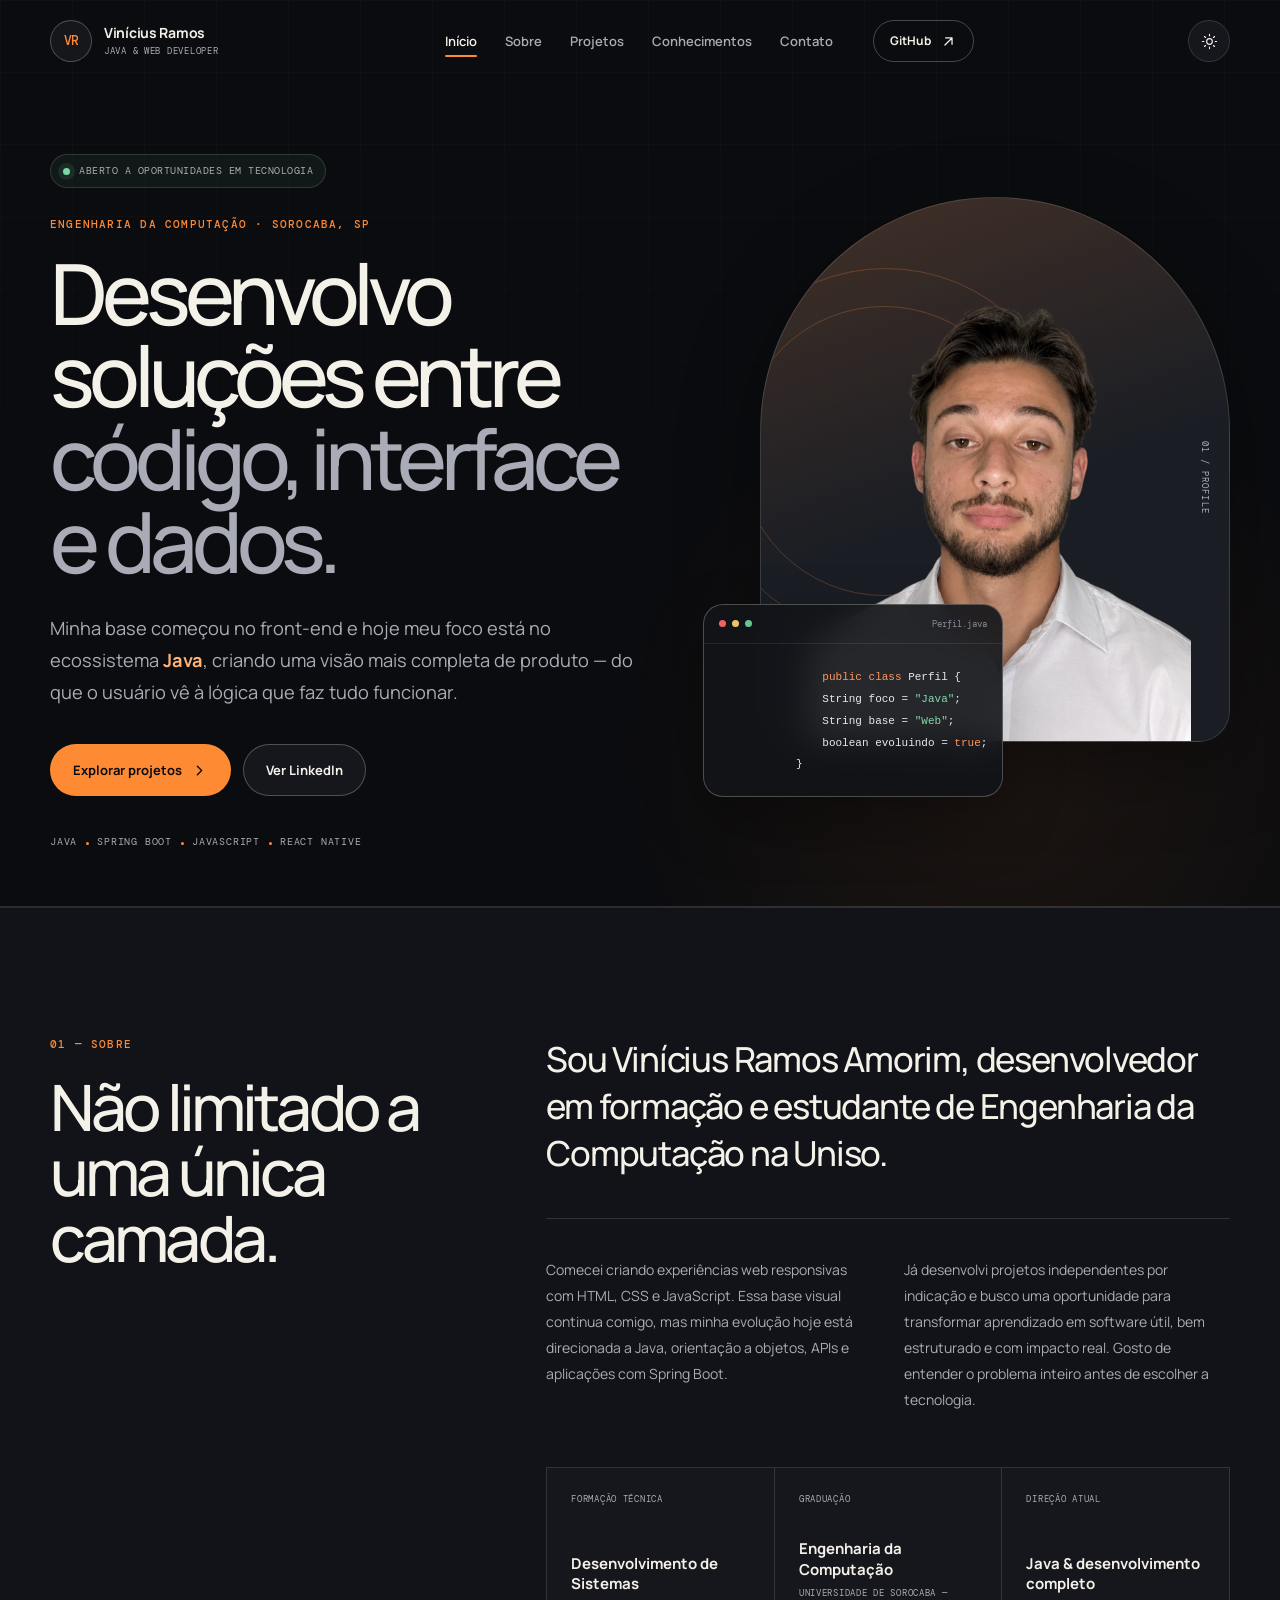
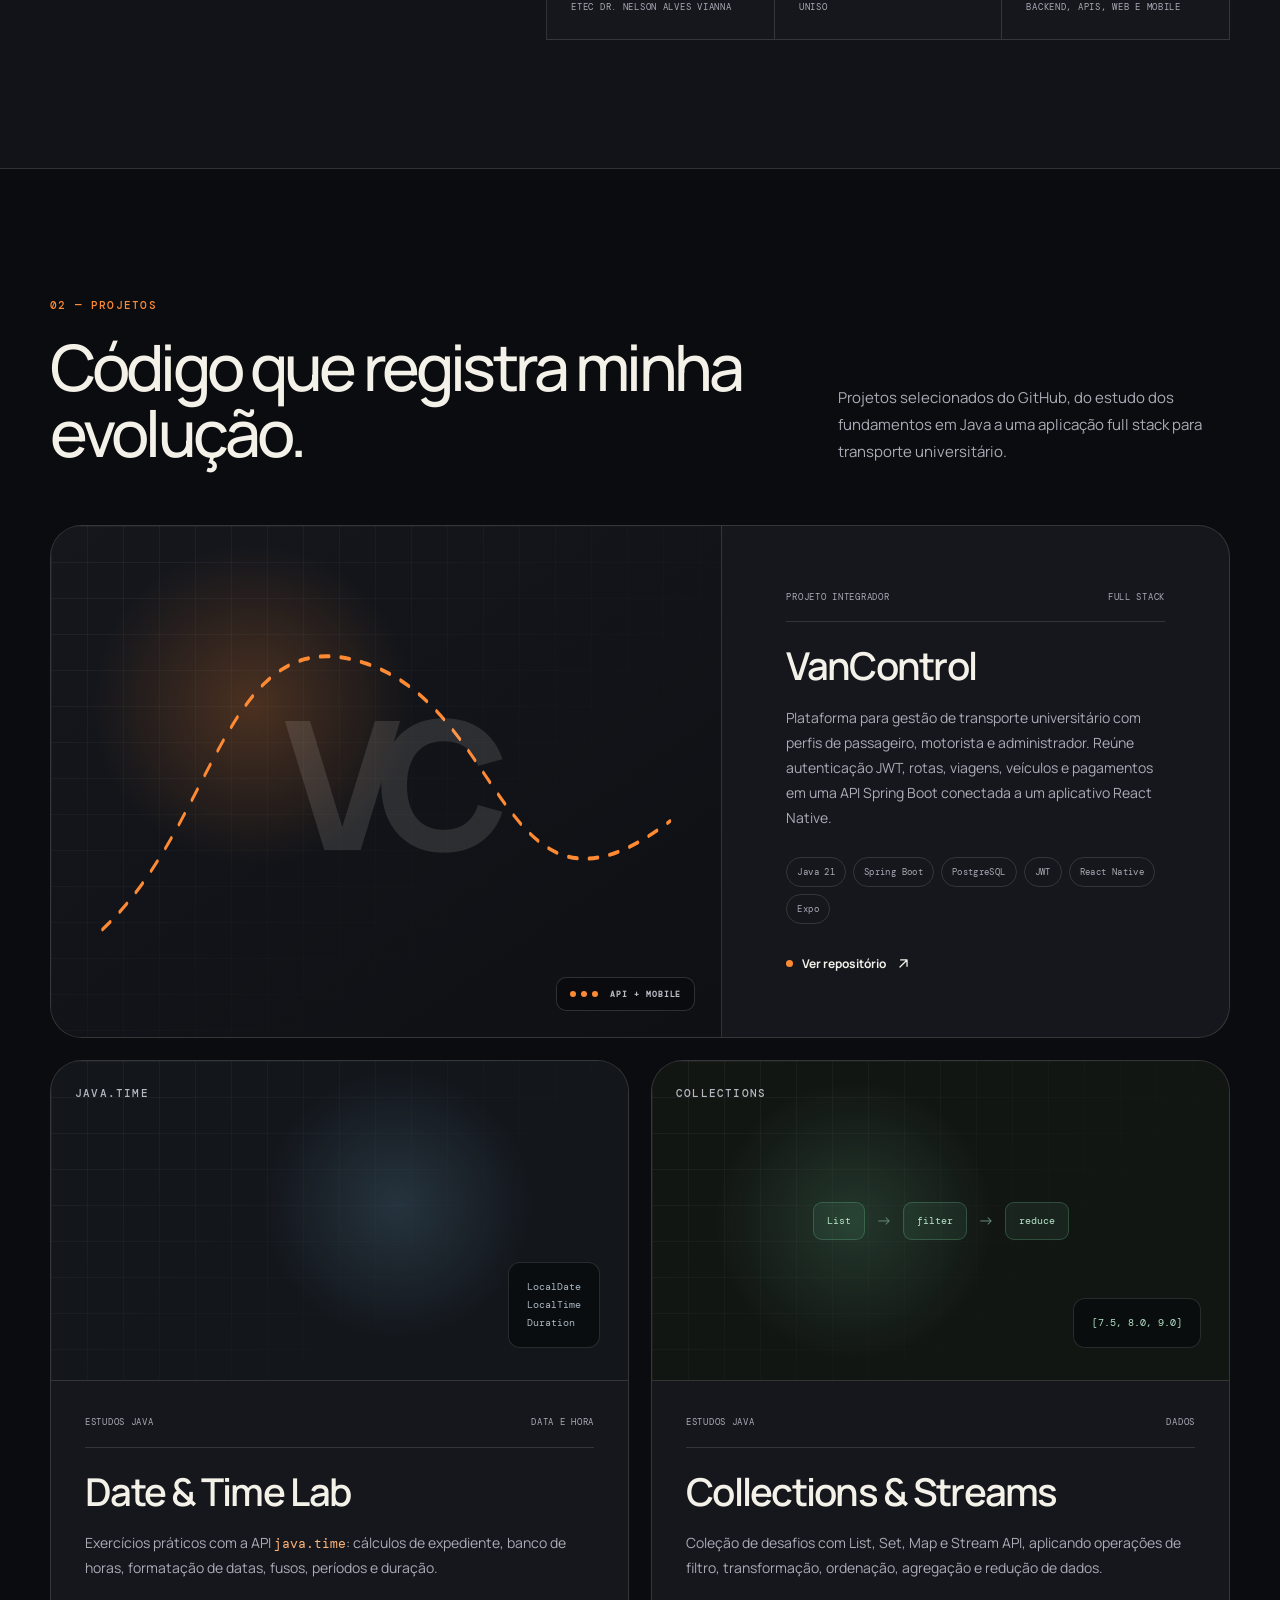
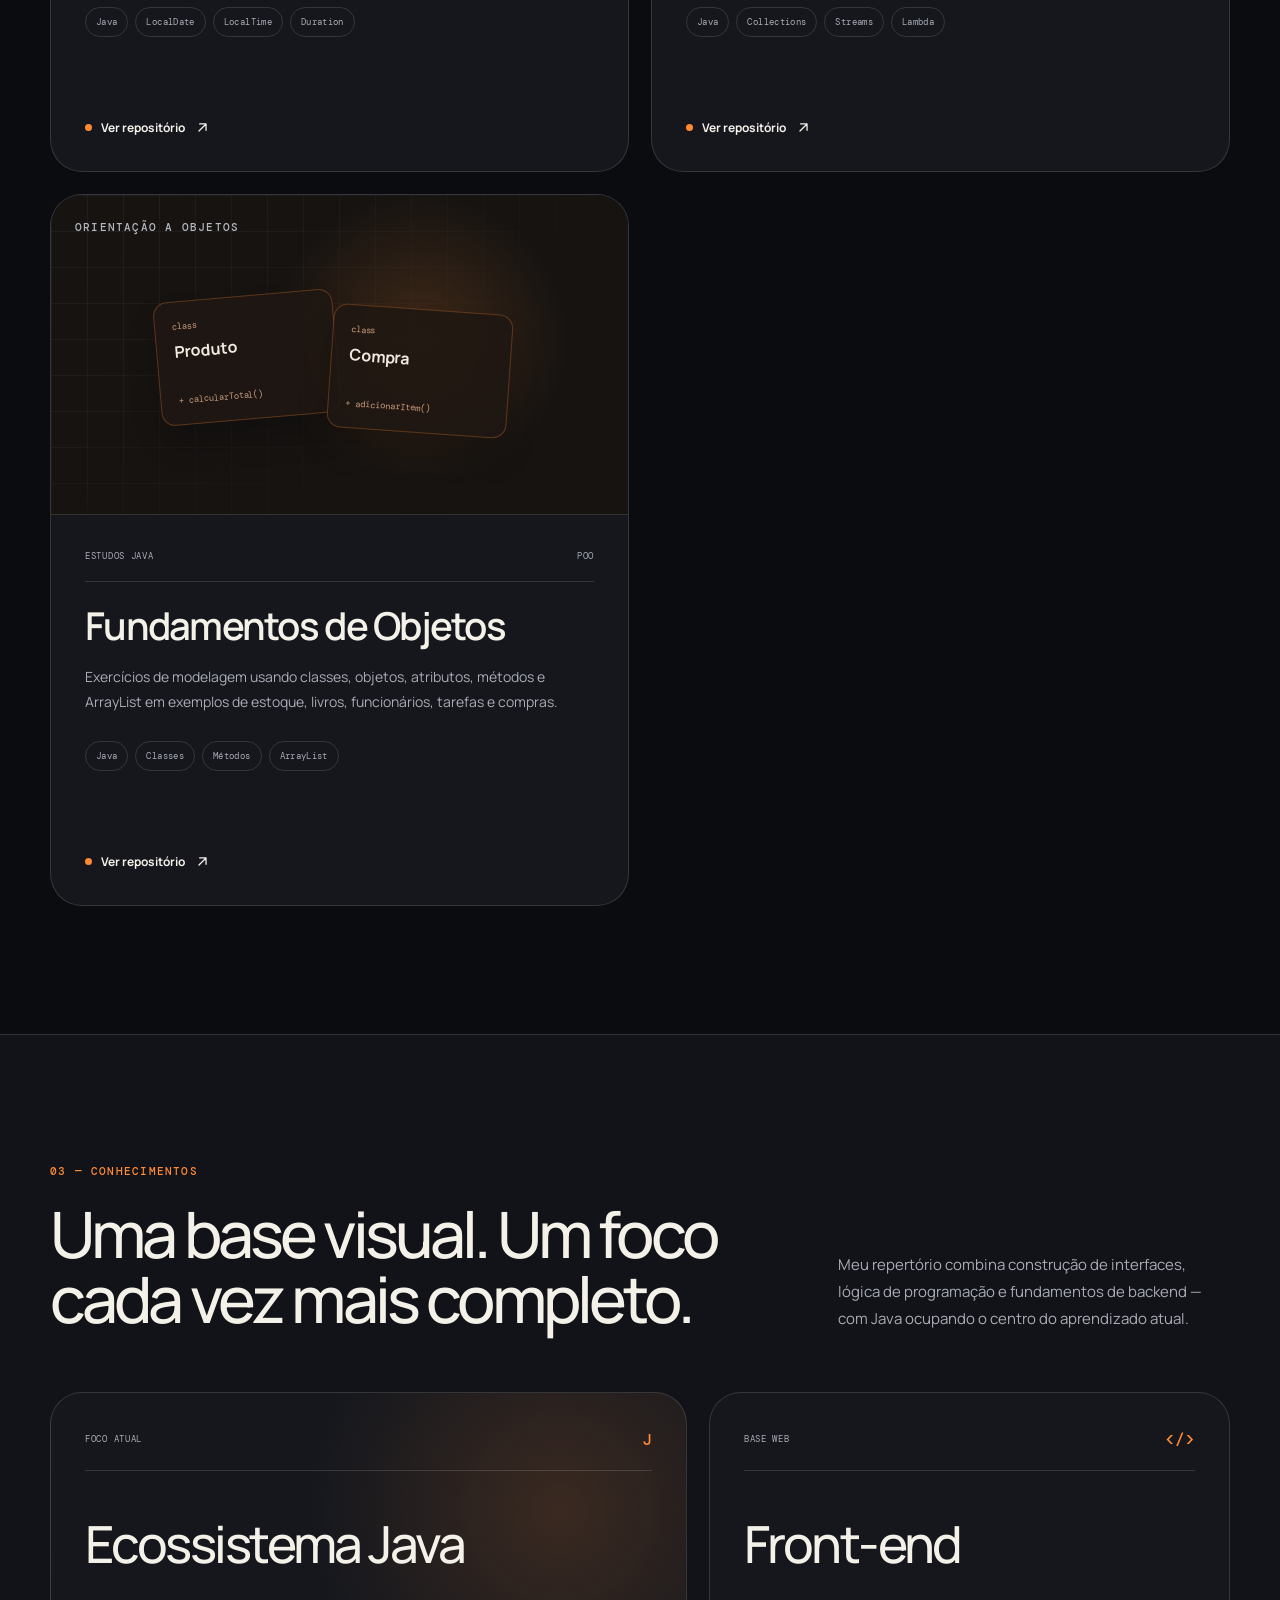
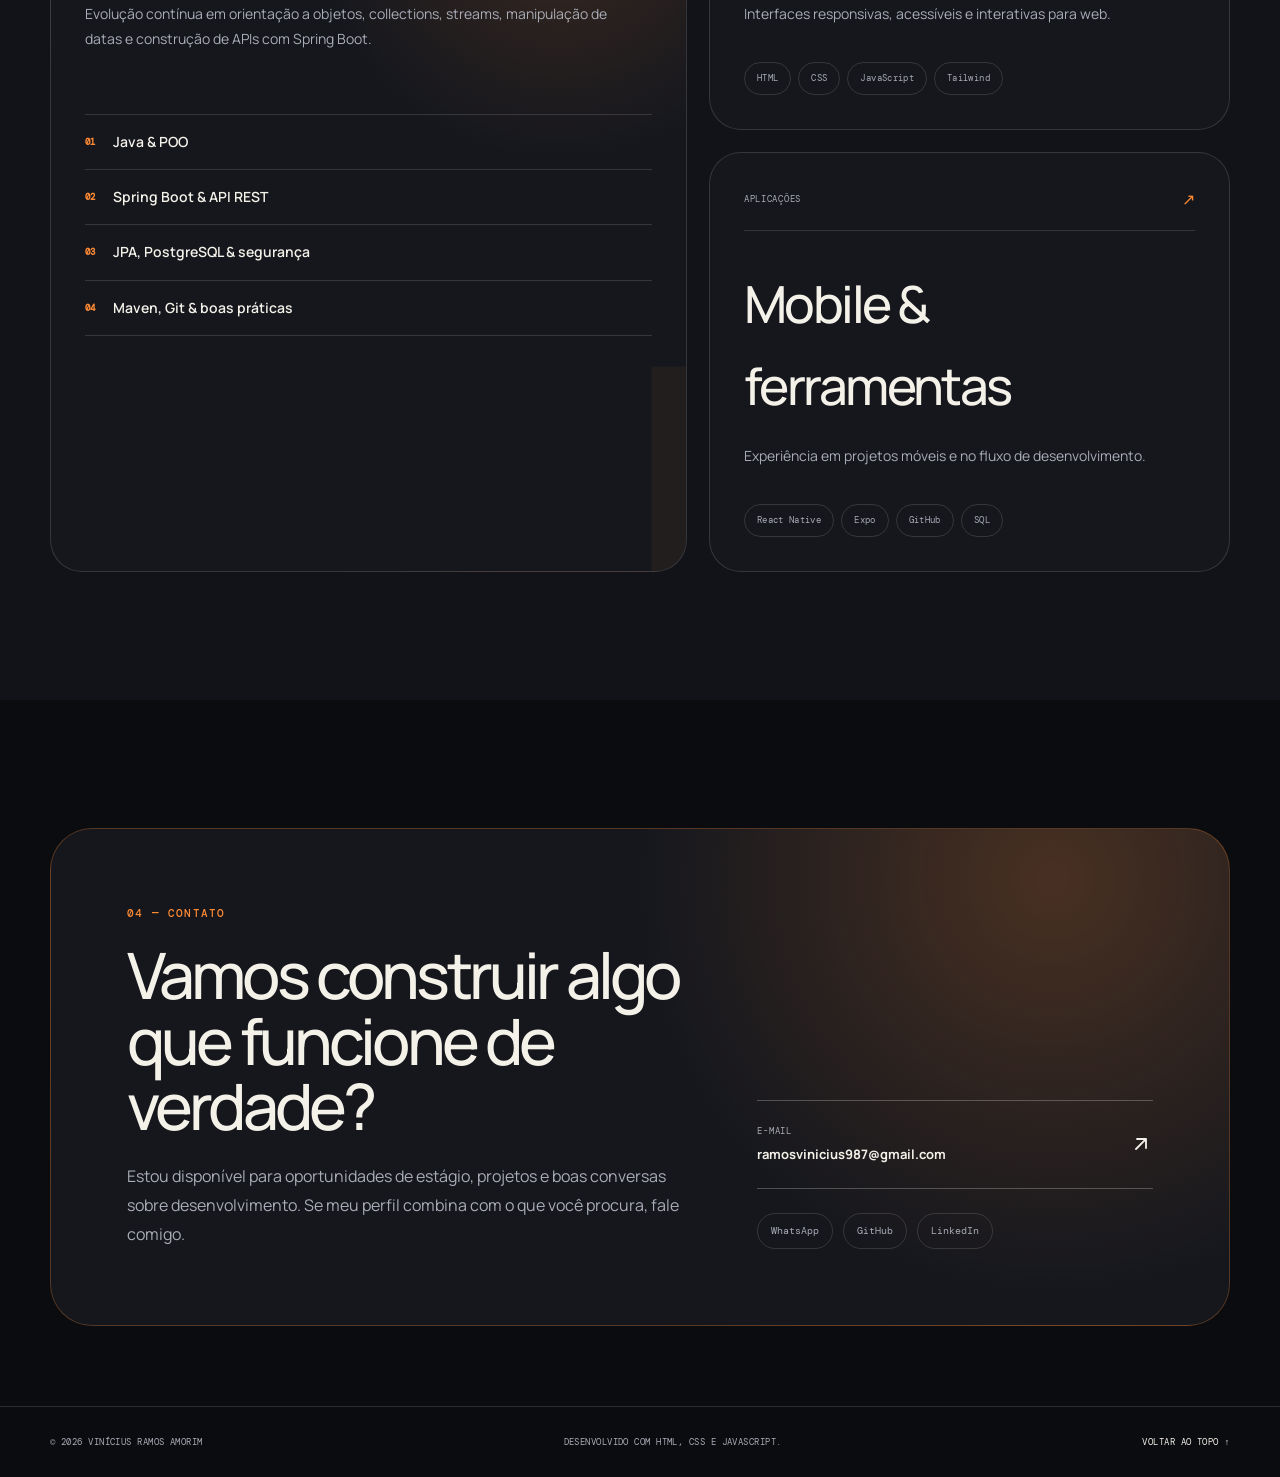
<file: index.html>
<!DOCTYPE html>
<html lang="pt-BR" data-theme="dark">
  <head>
    <meta charset="UTF-8" />
    <meta name="viewport" content="width=device-width, initial-scale=1.0" />
    <meta
      name="description"
      content="Portfólio de Vinícius Ramos Amorim, desenvolvedor com foco atual em Java, Spring Boot e aplicações web."
    />
    <meta
      name="keywords"
      content="Vinícius Ramos, desenvolvedor Java, Spring Boot, backend, full stack, JavaScript, React Native, portfólio"
    />
    <meta name="author" content="Vinícius Ramos Amorim" />
    <meta name="theme-color" content="#0b0c0f" />
    <meta property="og:title" content="Vinícius Ramos — Desenvolvedor Java & Web" />
    <meta
      property="og:description"
      content="Projetos, conhecimentos e trajetória de um desenvolvedor em formação com foco no ecossistema Java."
    />
    <meta property="og:type" content="website" />
    <title>Vinícius Ramos — Desenvolvedor Java & Web</title>
    <link rel="icon" href="assets/icons/favicon.png" type="image/png" />
    <link rel="stylesheet" href="assets/css/style.css" />
    <script type="module" src="assets/js/main.js" defer></script>
  </head>

  <body>
    <a class="skip-link" href="#main-content">Pular para o conteúdo</a>

    <header class="site-header" id="top">
      <nav class="nav container" aria-label="Navegação principal">
        <a class="brand" href="#home" aria-label="Ir para o início">
          <span class="brand-mark" aria-hidden="true">VR</span>
          <span class="brand-copy">
            <strong>Vinícius Ramos</strong>
            <small>Java & Web Developer</small>
          </span>
        </a>

        <div class="nav-panel" id="nav-panel">
          <ul class="nav-links">
            <li><a class="nav-link active" href="#home">Início</a></li>
            <li><a class="nav-link" href="#about">Sobre</a></li>
            <li><a class="nav-link" href="#projects">Projetos</a></li>
            <li><a class="nav-link" href="#skills">Conhecimentos</a></li>
            <li><a class="nav-link" href="#contact">Contato</a></li>
          </ul>
          <a class="nav-cta" href="https://github.com/FrontVico" target="_blank" rel="noreferrer">
            GitHub
            <svg viewBox="0 0 24 24" aria-hidden="true">
              <path d="M7 17 17 7M8 7h9v9" />
            </svg>
          </a>
        </div>

        <div class="nav-actions">
          <button class="icon-button theme-toggle" type="button" aria-label="Alternar tema">
            <svg class="sun-icon" viewBox="0 0 24 24" aria-hidden="true">
              <circle cx="12" cy="12" r="4" />
              <path d="M12 2v2M12 20v2M4.93 4.93l1.42 1.42M17.66 17.66l1.41 1.41M2 12h2M20 12h2M4.93 19.07l1.42-1.42M17.66 6.34l1.41-1.41" />
            </svg>
            <svg class="moon-icon" viewBox="0 0 24 24" aria-hidden="true">
              <path d="M20.5 14.1A8.5 8.5 0 0 1 9.9 3.5 8.5 8.5 0 1 0 20.5 14.1Z" />
            </svg>
          </button>
          <button
            class="menu-toggle"
            type="button"
            aria-label="Abrir menu"
            aria-expanded="false"
            aria-controls="nav-panel"
          >
            <span></span><span></span>
          </button>
        </div>
      </nav>
    </header>

    <main id="main-content">
      <section class="hero section" id="home" aria-labelledby="hero-title">
        <div class="hero-grid container">
          <div class="hero-copy reveal">
            <div class="availability">
              <span class="availability-dot" aria-hidden="true"></span>
              Aberto a oportunidades em tecnologia
            </div>
            <p class="eyebrow">Engenharia da Computação · Sorocaba, SP</p>
            <h1 id="hero-title">
              Desenvolvo soluções entre
              <span>código, interface e dados.</span>
            </h1>
            <p class="hero-intro">
              Minha base começou no front-end e hoje meu foco está no ecossistema
              <strong>Java</strong>, criando uma visão mais completa de produto — do que o usuário vê
              à lógica que faz tudo funcionar.
            </p>
            <div class="hero-actions">
              <a class="button button-primary" href="#projects">
                Explorar projetos
                <svg viewBox="0 0 24 24" aria-hidden="true"><path d="m9 18 6-6-6-6" /></svg>
              </a>
              <a
                class="button button-secondary"
                href="https://www.linkedin.com/in/frontvico/"
                target="_blank"
                rel="noreferrer"
              >
                Ver LinkedIn
              </a>
            </div>
            <ul class="hero-stack" aria-label="Principais tecnologias">
              <li>Java</li>
              <li>Spring Boot</li>
              <li>JavaScript</li>
              <li>React Native</li>
            </ul>
          </div>

          <div class="hero-visual reveal" aria-label="Apresentação visual de Vinícius Ramos">
            <div class="portrait-frame">
              <span class="portrait-index">01 / PROFILE</span>
              <div class="portrait-orbit portrait-orbit-one" aria-hidden="true"></div>
              <div class="portrait-orbit portrait-orbit-two" aria-hidden="true"></div>
              <img src="assets/images/Retrato neutro de homem jovem-Photoroom.png" alt="Retrato de Vinícius Ramos" />
            </div>
            <div class="code-card" aria-hidden="true">
              <div class="code-card-bar">
                <span></span><span></span><span></span>
                <small>Perfil.java</small>
              </div>
              <pre>
                <code>
                  <span class="code-keyword">public class</span> Perfil {
                  String foco = <span class="code-string">"Java"</span>;
                  String base = <span class="code-string">"Web"</span>;
                  boolean evoluindo = <span class="code-keyword">true</span>;
              }</code>
            </pre>
            </div>
          </div>
        </div>
        <div class="hero-line" aria-hidden="true"></div>
      </section>

      <section class="about section" id="about" aria-labelledby="about-title">
        <div class="container about-grid">
          <div class="section-heading reveal">
            <p class="section-number">01 — SOBRE</p>
            <h2 id="about-title">Não limitado a uma única camada.</h2>
          </div>
          <div class="about-content reveal">
            <p class="about-lead">
              Sou Vinícius Ramos Amorim, desenvolvedor em formação e estudante de
              Engenharia da Computação na Uniso.
            </p>
            <div class="about-columns">
              <p>
                Comecei criando experiências web responsivas com HTML, CSS e JavaScript.
                Essa base visual continua comigo, mas minha evolução hoje está direcionada a
                Java, orientação a objetos, APIs e aplicações com Spring Boot.
              </p>
              <p>
                Já desenvolvi projetos independentes por indicação e busco uma oportunidade
                para transformar aprendizado em software útil, bem estruturado e com impacto
                real. Gosto de entender o problema inteiro antes de escolher a tecnologia.
              </p>
            </div>
            <div class="about-facts">
              <article>
                <span>Formação técnica</span>
                <strong>Desenvolvimento de Sistemas</strong>
                <small>ETEC Dr. Nelson Alves Vianna</small>
              </article>
              <article>
                <span>Graduação</span>
                <strong>Engenharia da Computação</strong>
                <small>Universidade de Sorocaba — Uniso</small>
              </article>
              <article>
                <span>Direção atual</span>
                <strong>Java & desenvolvimento completo</strong>
                <small>Backend, APIs, web e mobile</small>
              </article>
            </div>
          </div>
        </div>
      </section>

      <section class="projects section" id="projects" aria-labelledby="projects-title">
        <div class="container">
          <div class="section-heading section-heading-row reveal">
            <div>
              <p class="section-number">02 — PROJETOS</p>
              <h2 id="projects-title">Código que registra minha evolução.</h2>
            </div>
            <p>
              Projetos selecionados do GitHub, do estudo dos fundamentos em Java a uma
              aplicação full stack para transporte universitário.
            </p>
          </div>

          <div class="projects-grid">
            <article class="project-card project-card-featured reveal">
              <div class="project-visual vancontrol-visual" aria-hidden="true">
                <div class="route-map">
                  <svg viewBox="0 0 520 260" preserveAspectRatio="none">
                    <path d="M40 205C130 150 135 45 245 70s105 145 235 80" />
                  </svg>
                </div>
                <div class="project-symbol">VC</div>
                <div class="project-window">
                  <span></span><span></span><span></span>
                  <strong>API + MOBILE</strong>
                </div>
              </div>
              <div class="project-body">
                <div class="project-meta"><span>Projeto Integrador</span><span>Full stack</span></div>
                <h3>VanControl</h3>
                <p>
                  Plataforma para gestão de transporte universitário com perfis de passageiro,
                  motorista e administrador. Reúne autenticação JWT, rotas, viagens, veículos e
                  pagamentos em uma API Spring Boot conectada a um aplicativo React Native.
                </p>
                <ul class="tags" aria-label="Tecnologias do VanControl">
                  <li>Java 21</li><li>Spring Boot</li><li>PostgreSQL</li><li>JWT</li><li>React Native</li><li>Expo</li>
                </ul>
                <a
                  class="project-link"
                  href="https://github.com/FrontVico/Projeto-Integrador-3"
                  target="_blank"
                  rel="noreferrer"
                  aria-label="Ver o projeto VanControl no GitHub"
                >
                  Ver repositório
                  <svg viewBox="0 0 24 24" aria-hidden="true"><path d="M7 17 17 7M8 7h9v9" /></svg>
                </a>
              </div>
            </article>

            <article class="project-card reveal">
              <div class="project-visual java-time-visual" aria-hidden="true">
                <span class="visual-label">JAVA.TIME</span>
                <div class="calendar-code">LocalDate<br />LocalTime<br />Duration</div>
              </div>
              <div class="project-body">
                <div class="project-meta"><span>Estudos Java</span><span>Data e hora</span></div>
                <h3>Date & Time Lab</h3>
                <p>
                  Exercícios práticos com a API <code>java.time</code>: cálculos de expediente,
                  banco de horas, formatação de datas, fusos, períodos e duração.
                </p>
                <ul class="tags"><li>Java</li><li>LocalDate</li><li>LocalTime</li><li>Duration</li></ul>
                <a
                  class="project-link"
                  href="https://github.com/FrontVico/Quinto-Projeto-Alura-Java"
                  target="_blank"
                  rel="noreferrer"
                  aria-label="Ver o projeto Date & Time Lab no GitHub"
                >
                  Ver repositório
                  <svg viewBox="0 0 24 24" aria-hidden="true"><path d="M7 17 17 7M8 7h9v9" /></svg>
                </a>
              </div>
            </article>

            <article class="project-card reveal">
              <div class="project-visual streams-visual" aria-hidden="true">
                <span class="visual-label">COLLECTIONS</span>
                <div class="stream-pipeline"><span>List</span><i>→</i><span>filter</span><i>→</i><span>reduce</span></div>
                <div class="stream-result">[7.5, 8.0, 9.0]</div>
              </div>
              <div class="project-body">
                <div class="project-meta"><span>Estudos Java</span><span>Dados</span></div>
                <h3>Collections & Streams</h3>
                <p>
                  Coleção de desafios com List, Set, Map e Stream API, aplicando operações de
                  filtro, transformação, ordenação, agregação e redução de dados.
                </p>
                <ul class="tags"><li>Java</li><li>Collections</li><li>Streams</li><li>Lambda</li></ul>
                <a
                  class="project-link"
                  href="https://github.com/FrontVico/Sexto-Projeto-Alura-Java"
                  target="_blank"
                  rel="noreferrer"
                  aria-label="Ver o projeto Collections & Streams no GitHub"
                >
                  Ver repositório
                  <svg viewBox="0 0 24 24" aria-hidden="true"><path d="M7 17 17 7M8 7h9v9" /></svg>
                </a>
              </div>
            </article>

            <article class="project-card reveal">
              <div class="project-visual oop-visual" aria-hidden="true">
                <span class="visual-label">ORIENTAÇÃO A OBJETOS</span>
                <div class="class-card"><small>class</small><strong>Produto</strong><span>+ calcularTotal()</span></div>
                <div class="class-card class-card-secondary"><small>class</small><strong>Compra</strong><span>+ adicionarItem()</span></div>
              </div>
              <div class="project-body">
                <div class="project-meta"><span>Estudos Java</span><span>POO</span></div>
                <h3>Fundamentos de Objetos</h3>
                <p>
                  Exercícios de modelagem usando classes, objetos, atributos, métodos e
                  ArrayList em exemplos de estoque, livros, funcionários, tarefas e compras.
                </p>
                <ul class="tags"><li>Java</li><li>Classes</li><li>Métodos</li><li>ArrayList</li></ul>
                <a
                  class="project-link"
                  href="https://github.com/FrontVico/Setimo-Projeto-Alura-Java"
                  target="_blank"
                  rel="noreferrer"
                  aria-label="Ver o projeto Fundamentos de Objetos no GitHub"
                >
                  Ver repositório
                  <svg viewBox="0 0 24 24" aria-hidden="true"><path d="M7 17 17 7M8 7h9v9" /></svg>
                </a>
              </div>
            </article>
          </div>
        </div>
      </section>

      <section class="skills section" id="skills" aria-labelledby="skills-title">
        <div class="container">
          <div class="section-heading section-heading-row reveal">
            <div>
              <p class="section-number">03 — CONHECIMENTOS</p>
              <h2 id="skills-title">Uma base visual. Um foco cada vez mais completo.</h2>
            </div>
            <p>
              Meu repertório combina construção de interfaces, lógica de programação e
              fundamentos de backend — com Java ocupando o centro do aprendizado atual.
            </p>
          </div>

          <div class="skills-grid">
            <article class="skill-panel skill-panel-focus reveal">
              <div class="skill-panel-top">
                <span>Foco atual</span>
                <strong class="java-mark">J</strong>
              </div>
              <h3>Ecossistema Java</h3>
              <p>
                Evolução contínua em orientação a objetos, collections, streams, manipulação
                de datas e construção de APIs com Spring Boot.
              </p>
              <ul class="skill-list">
                <li><span>01</span> Java & POO</li>
                <li><span>02</span> Spring Boot & API REST</li>
                <li><span>03</span> JPA, PostgreSQL & segurança</li>
                <li><span>04</span> Maven, Git & boas práticas</li>
              </ul>
            </article>

            <div class="skill-panels-secondary">
              <article class="skill-panel reveal">
                <div class="skill-panel-top"><span>Base web</span><strong>&lt;/&gt;</strong></div>
                <h3>Front-end</h3>
                <p>Interfaces responsivas, acessíveis e interativas para web.</p>
                <ul class="tags tags-large"><li>HTML</li><li>CSS</li><li>JavaScript</li><li>Tailwind</li></ul>
              </article>
              <article class="skill-panel reveal">
                <div class="skill-panel-top"><span>Aplicações</span><strong>↗</strong></div>
                <h3>Mobile & ferramentas</h3>
                <p>Experiência em projetos móveis e no fluxo de desenvolvimento.</p>
                <ul class="tags tags-large"><li>React Native</li><li>Expo</li><li>GitHub</li><li>SQL</li></ul>
              </article>
            </div>
          </div>
        </div>
      </section>

      <section class="contact section" id="contact" aria-labelledby="contact-title">
        <div class="container contact-shell reveal">
          <div>
            <p class="section-number">04 — CONTATO</p>
            <h2 id="contact-title">Vamos construir algo que funcione de verdade?</h2>
            <p>
              Estou disponível para oportunidades de estágio, projetos e boas conversas sobre
              desenvolvimento. Se meu perfil combina com o que você procura, fale comigo.
            </p>
          </div>
          <div class="contact-actions">
            <a class="contact-primary" href="mailto:ramosvinicius987@gmail.com">
              <span>
                <small>E-mail</small>
                ramosvinicius987@gmail.com
              </span>
              <svg viewBox="0 0 24 24" aria-hidden="true"><path d="M7 17 17 7M8 7h9v9" /></svg>
            </a>
            <div class="contact-links">
              <a
                href="https://api.whatsapp.com/send?phone=5515996788811&text=Ol%C3%A1%2C%20Vin%C3%ADcius!%20Vi%20seu%20portf%C3%B3lio%20e%20gostaria%20de%20conversar."
                target="_blank"
                rel="noreferrer"
              >WhatsApp</a>
              <a href="https://github.com/FrontVico" target="_blank" rel="noreferrer">GitHub</a>
              <a
                href="https://www.linkedin.com/in/frontvico/"
                target="_blank"
                rel="noreferrer"
              >LinkedIn</a>
            </div>
          </div>
        </div>
      </section>
    </main>

    <footer class="footer">
      <div class="container footer-inner">
        <p>© <span id="current-year"></span> Vinícius Ramos Amorim</p>
        <p>Desenvolvido com HTML, CSS e JavaScript.</p>
        <a href="#top">Voltar ao topo ↑</a>
      </div>
    </footer>

    <a class="back-to-top" href="#top" aria-label="Voltar ao topo">
      <svg viewBox="0 0 24 24" aria-hidden="true"><path d="m6 15 6-6 6 6" /></svg>
    </a>
  </body>
</html>
</file>
<file: assets/css/style.css>
@import url("https://fonts.googleapis.com/css2?family=DM+Mono:wght@400;500&family=Manrope:wght@400;500;600;700;800&display=swap");

:root {
  --bg: #0b0c0f;
  --bg-soft: #111318;
  --surface: #15171d;
  --surface-strong: #1a1d24;
  --text: #f4f1e9;
  --text-soft: #a9acb6;
  --line: rgba(244, 241, 233, 0.14);
  --line-strong: rgba(244, 241, 233, 0.26);
  --orange: #ff8a34;
  --orange-soft: #ffb477;
  --blue: #6fa8c9;
  --green: #78d9a3;
  --shadow: 0 24px 80px rgba(0, 0, 0, 0.35);
  --header-bg: rgba(11, 12, 15, 0.84);
  --max-width: 1180px;
  --radius-sm: 12px;
  --radius-md: 20px;
  --radius-lg: 32px;
  --ease: cubic-bezier(0.22, 1, 0.36, 1);
}

html[data-theme="light"] {
  --bg: #f3f0e8;
  --bg-soft: #eae6dc;
  --surface: #faf8f2;
  --surface-strong: #ffffff;
  --text: #17181c;
  --text-soft: #5f626a;
  --line: rgba(23, 24, 28, 0.13);
  --line-strong: rgba(23, 24, 28, 0.24);
  --orange: #d85d0f;
  --orange-soft: #a43d00;
  --blue: #316a8b;
  --green: #147a46;
  --shadow: 0 24px 80px rgba(45, 38, 24, 0.13);
  --header-bg: rgba(243, 240, 232, 0.86);
}

* {
  box-sizing: border-box;
  margin: 0;
  padding: 0;
}

html {
  scroll-behavior: smooth;
  scroll-padding-top: 104px;
}

body {
  min-width: 320px;
  overflow-x: hidden;
  background:
    radial-gradient(circle at 78% 12%, rgba(255, 138, 52, 0.08), transparent 24rem),
    var(--bg);
  color: var(--text);
  font-family: "Manrope", system-ui, -apple-system, BlinkMacSystemFont, "Segoe UI", sans-serif;
  font-size: 16px;
  line-height: 1.6;
  transition: background-color 0.25s ease, color 0.25s ease;
}

body.menu-open {
  overflow: hidden;
}

button,
a {
  -webkit-tap-highlight-color: transparent;
}

a {
  color: inherit;
  text-decoration: none;
}

button {
  border: 0;
  color: inherit;
  font: inherit;
}

img,
svg {
  display: block;
}

ul {
  list-style: none;
}

::selection {
  background: var(--orange);
  color: #0b0c0f;
}

:focus-visible {
  outline: 3px solid var(--orange);
  outline-offset: 4px;
}

.skip-link {
  position: fixed;
  z-index: 999;
  top: 14px;
  left: 14px;
  padding: 10px 16px;
  border-radius: 999px;
  background: var(--orange);
  color: #0b0c0f;
  font-weight: 800;
  transform: translateY(-180%);
  transition: transform 0.2s ease;
}

.skip-link:focus {
  transform: translateY(0);
}

.container {
  width: min(calc(100% - 48px), var(--max-width));
  margin-inline: auto;
}

.section {
  position: relative;
  padding: 128px 0;
}

.site-header {
  position: fixed;
  z-index: 100;
  top: 0;
  right: 0;
  left: 0;
  border-bottom: 1px solid transparent;
  transition: border-color 0.25s ease, background 0.25s ease, box-shadow 0.25s ease;
}

.site-header.scrolled {
  border-bottom-color: var(--line);
  background: var(--header-bg);
  box-shadow: 0 8px 40px rgba(0, 0, 0, 0.1);
  backdrop-filter: blur(18px);
}

.nav {
  display: flex;
  min-height: 82px;
  align-items: center;
  justify-content: space-between;
  gap: 28px;
}

.brand {
  display: inline-flex;
  flex: 0 0 auto;
  align-items: center;
  gap: 12px;
}

.brand-mark {
  display: grid;
  width: 42px;
  height: 42px;
  place-items: center;
  border: 1px solid var(--line-strong);
  border-radius: 50%;
  background: var(--surface);
  color: var(--orange);
  font-family: "DM Mono", monospace;
  font-size: 13px;
  font-weight: 500;
  letter-spacing: -0.06em;
}

.brand-copy {
  display: flex;
  flex-direction: column;
  line-height: 1.2;
}

.brand-copy strong {
  font-size: 14px;
  letter-spacing: -0.02em;
}

.brand-copy small {
  margin-top: 4px;
  color: var(--text-soft);
  font-family: "DM Mono", monospace;
  font-size: 9px;
  letter-spacing: 0.08em;
  text-transform: uppercase;
}

.nav-panel,
.nav-links,
.nav-actions {
  display: flex;
  align-items: center;
}

.nav-panel {
  gap: 28px;
}

.nav-links {
  gap: 4px;
}

.nav-link {
  position: relative;
  display: block;
  padding: 10px 12px;
  color: var(--text-soft);
  font-size: 13px;
  font-weight: 600;
  transition: color 0.2s ease;
}

.nav-link::after {
  position: absolute;
  right: 12px;
  bottom: 4px;
  left: 12px;
  height: 2px;
  border-radius: 999px;
  background: var(--orange);
  content: "";
  transform: scaleX(0);
  transform-origin: left;
  transition: transform 0.25s var(--ease);
}

.nav-link:hover,
.nav-link.active {
  color: var(--text);
}

.nav-link.active::after {
  transform: scaleX(1);
}

.nav-cta,
.button,
.project-link {
  display: inline-flex;
  align-items: center;
  justify-content: center;
  gap: 9px;
  font-weight: 700;
}

.nav-cta {
  min-height: 42px;
  padding: 0 16px;
  border: 1px solid var(--line-strong);
  border-radius: 999px;
  font-size: 12px;
  transition: border-color 0.2s ease, background 0.2s ease;
}

.nav-cta:hover {
  border-color: var(--orange);
  background: rgba(255, 138, 52, 0.08);
}

.nav-cta svg,
.project-link svg,
.contact-primary svg {
  width: 17px;
  fill: none;
  stroke: currentColor;
  stroke-linecap: round;
  stroke-linejoin: round;
  stroke-width: 1.8;
}

.nav-actions {
  gap: 8px;
}

.icon-button,
.menu-toggle {
  display: grid;
  width: 42px;
  height: 42px;
  cursor: pointer;
  place-items: center;
  border: 1px solid var(--line);
  border-radius: 50%;
  background: var(--surface);
  transition: border-color 0.2s ease, transform 0.2s ease;
}

.icon-button:hover,
.menu-toggle:hover {
  border-color: var(--line-strong);
  transform: translateY(-2px);
}

.theme-toggle svg {
  width: 17px;
  fill: none;
  stroke: currentColor;
  stroke-linecap: round;
  stroke-linejoin: round;
  stroke-width: 1.6;
}

.moon-icon,
html[data-theme="light"] .sun-icon {
  display: none;
}

html[data-theme="light"] .moon-icon {
  display: block;
}

.menu-toggle {
  display: none;
  position: relative;
}

.menu-toggle span {
  position: absolute;
  width: 17px;
  height: 1.5px;
  border-radius: 2px;
  background: currentColor;
  transition: transform 0.25s ease, top 0.25s ease;
}

.menu-toggle span:first-child {
  top: 16px;
}

.menu-toggle span:last-child {
  top: 23px;
}

.menu-toggle[aria-expanded="true"] span:first-child {
  top: 20px;
  transform: rotate(45deg);
}

.menu-toggle[aria-expanded="true"] span:last-child {
  top: 20px;
  transform: rotate(-45deg);
}

.hero {
  min-height: 100svh;
  padding-top: 154px;
  padding-bottom: 0;
}

.hero::before {
  position: absolute;
  z-index: -1;
  inset: 0;
  background-image:
    linear-gradient(var(--line) 1px, transparent 1px),
    linear-gradient(90deg, var(--line) 1px, transparent 1px);
  background-size: 72px 72px;
  content: "";
  mask-image: linear-gradient(to bottom, rgba(0, 0, 0, 0.7), transparent 76%);
  opacity: 0.22;
}

.hero-grid {
  display: grid;
  min-height: calc(100svh - 220px);
  align-items: center;
  grid-template-columns: minmax(0, 1.08fr) minmax(380px, 0.92fr);
  gap: 56px;
}

.availability {
  display: inline-flex;
  align-items: center;
  gap: 9px;
  margin-bottom: 28px;
  padding: 8px 12px;
  border: 1px solid var(--line);
  border-radius: 999px;
  background: rgba(120, 217, 163, 0.06);
  color: var(--text-soft);
  font-family: "DM Mono", monospace;
  font-size: 10px;
  letter-spacing: 0.05em;
  text-transform: uppercase;
}

.availability-dot {
  position: relative;
  width: 7px;
  height: 7px;
  border-radius: 50%;
  background: var(--green);
  box-shadow: 0 0 0 5px rgba(120, 217, 163, 0.1);
}

.eyebrow,
.section-number,
.visual-label {
  color: var(--orange);
  font-family: "DM Mono", monospace;
  font-size: 11px;
  font-weight: 500;
  letter-spacing: 0.11em;
  text-transform: uppercase;
}

.hero h1 {
  max-width: 760px;
  margin-top: 18px;
  font-size: clamp(3rem, 6.6vw, 6rem);
  font-weight: 500;
  letter-spacing: -0.072em;
  line-height: 0.98;
}

.hero h1 span {
  display: block;
  color: var(--text-soft);
}

.hero-intro {
  max-width: 650px;
  margin-top: 30px;
  color: var(--text-soft);
  font-size: clamp(1rem, 1.5vw, 1.14rem);
  line-height: 1.75;
}

.hero-intro strong {
  color: var(--orange-soft);
  font-weight: 700;
}

.hero-actions {
  display: flex;
  flex-wrap: wrap;
  gap: 12px;
  margin-top: 36px;
}

.button {
  min-height: 52px;
  padding: 0 22px;
  border: 1px solid transparent;
  border-radius: 999px;
  font-size: 13px;
  transition: transform 0.25s var(--ease), background 0.25s ease, border-color 0.25s ease;
}

.button:hover {
  transform: translateY(-3px);
}

.button svg {
  width: 17px;
  fill: none;
  stroke: currentColor;
  stroke-linecap: round;
  stroke-linejoin: round;
  stroke-width: 2;
}

.button-primary {
  background: var(--orange);
  color: #0b0c0f;
}

.button-primary:hover {
  background: #ffa15c;
}

.button-secondary {
  border-color: var(--line-strong);
  background: var(--surface);
}

.button-secondary:hover {
  border-color: var(--text-soft);
}

.hero-stack {
  display: flex;
  flex-wrap: wrap;
  gap: 8px 20px;
  margin-top: 38px;
  color: var(--text-soft);
  font-family: "DM Mono", monospace;
  font-size: 10px;
  letter-spacing: 0.08em;
  text-transform: uppercase;
}

.hero-stack li {
  position: relative;
}

.hero-stack li:not(:last-child)::after {
  position: absolute;
  top: 50%;
  right: -12px;
  width: 3px;
  height: 3px;
  border-radius: 50%;
  background: var(--orange);
  content: "";
}

.hero-visual {
  position: relative;
  min-height: 610px;
}

.portrait-frame {
  position: absolute;
  top: 0;
  right: 0;
  width: min(100%, 470px);
  height: 545px;
  overflow: hidden;
  border: 1px solid var(--line);
  border-radius: 240px 240px var(--radius-lg) var(--radius-lg);
  background:
    linear-gradient(160deg, rgba(255, 138, 52, 0.18), transparent 55%),
    var(--surface-strong);
  box-shadow: var(--shadow);
}

.portrait-frame::after {
  position: absolute;
  right: -10%;
  bottom: -30%;
  left: -10%;
  height: 58%;
  background: linear-gradient(to top, var(--surface-strong) 8%, transparent 95%);
  content: "";
}

.portrait-frame img {
  position: absolute;
  z-index: 2;
  right: -10%;
  bottom: -2%;
  width: 118%;
  height: 94%;
  object-fit: contain;
  object-position: bottom;
  filter: saturate(0.82) contrast(1.04);
}

.portrait-index {
  position: absolute;
  z-index: 4;
  top: 50%;
  right: 24px;
  color: var(--text-soft);
  font-family: "DM Mono", monospace;
  font-size: 9px;
  letter-spacing: 0.12em;
  transform: rotate(90deg) translateX(50%);
  transform-origin: right;
}

.portrait-orbit {
  position: absolute;
  border: 1px solid rgba(255, 138, 52, 0.25);
  border-radius: 50%;
}

.portrait-orbit-one {
  top: 70px;
  left: -60px;
  width: 370px;
  height: 370px;
}

.portrait-orbit-two {
  top: 108px;
  left: -22px;
  width: 290px;
  height: 290px;
}

.code-card {
  position: absolute;
  z-index: 5;
  right: 44%;
  bottom: 10px;
  width: 300px;
  overflow: hidden;
  border: 1px solid var(--line-strong);
  border-radius: var(--radius-md);
  background: rgba(18, 20, 25, 0.9);
  box-shadow: 0 24px 60px rgba(0, 0, 0, 0.28);
  color: #e7e9ee;
  backdrop-filter: blur(16px);
}

.code-card-bar {
  display: flex;
  align-items: center;
  gap: 6px;
  padding: 12px 15px;
  border-bottom: 1px solid rgba(255, 255, 255, 0.09);
}

.code-card-bar span {
  width: 7px;
  height: 7px;
  border-radius: 50%;
  background: #ef6461;
}

.code-card-bar span:nth-child(2) {
  background: #e9c46a;
}

.code-card-bar span:nth-child(3) {
  background: #62c890;
}

.code-card-bar small {
  margin-left: auto;
  color: #888d99;
  font-family: "DM Mono", monospace;
  font-size: 9px;
}

.code-card pre {
  overflow: hidden;
  font-family: "DM Mono", monospace;
  font-size: 11px;
  line-height: 1.9;
}

.code-keyword {
  color: #ff9861;
}

.code-string {
  color: #83d8a9;
}

.hero-line {
  width: 100%;
  overflow: hidden;
  margin-top: 56px;
  border-top: 1px solid var(--line);
  border-bottom: 1px solid var(--line);
}

.hero-line span {
  display: block;
  width: max-content;
  padding: 15px 0;
  color: var(--text-soft);
  font-family: "DM Mono", monospace;
  font-size: 10px;
  letter-spacing: 0.24em;
  animation: marquee 22s linear infinite;
}

@keyframes marquee {
  to { transform: translateX(calc(-50% - 60px)); }
}

.section-heading h2,
.contact-shell h2 {
  max-width: 790px;
  margin-top: 20px;
  font-size: clamp(2.5rem, 5vw, 4.7rem);
  font-weight: 500;
  letter-spacing: -0.06em;
  line-height: 1.02;
}

.section-heading-row {
  display: grid;
  align-items: end;
  grid-template-columns: minmax(0, 1.3fr) minmax(280px, 0.7fr);
  gap: 60px;
  margin-bottom: 60px;
}

.section-heading-row > p {
  color: var(--text-soft);
  font-size: 15px;
  line-height: 1.8;
}

.about {
  border-bottom: 1px solid var(--line);
  background: var(--bg-soft);
}

.about-grid {
  display: grid;
  grid-template-columns: minmax(260px, 0.75fr) minmax(0, 1.25fr);
  gap: 86px;
}

.about-lead {
  padding-bottom: 42px;
  border-bottom: 1px solid var(--line);
  font-size: clamp(1.45rem, 2.7vw, 2.25rem);
  font-weight: 500;
  letter-spacing: -0.035em;
  line-height: 1.35;
}

.about-columns {
  display: grid;
  margin-top: 38px;
  grid-template-columns: 1fr 1fr;
  gap: 32px;
}

.about-columns p {
  color: var(--text-soft);
  font-size: 14px;
  line-height: 1.85;
}

.about-facts {
  display: grid;
  margin-top: 54px;
  border-top: 1px solid var(--line);
  border-left: 1px solid var(--line);
  grid-template-columns: repeat(3, 1fr);
}

.about-facts article {
  display: flex;
  min-height: 172px;
  flex-direction: column;
  padding: 24px;
  border-right: 1px solid var(--line);
  border-bottom: 1px solid var(--line);
  background: var(--surface);
}

.about-facts span,
.about-facts small,
.project-meta,
.skill-panel-top span {
  color: var(--text-soft);
  font-family: "DM Mono", monospace;
  font-size: 9px;
  letter-spacing: 0.08em;
  text-transform: uppercase;
}

.about-facts strong {
  margin: auto 0 6px;
  font-size: 15px;
  line-height: 1.35;
}

.projects {
  overflow: hidden;
}

.projects-grid {
  display: grid;
  grid-template-columns: repeat(2, minmax(0, 1fr));
  gap: 22px;
}

.project-card {
  position: relative;
  overflow: hidden;
  border: 1px solid var(--line);
  border-radius: var(--radius-lg);
  background: var(--surface);
  transition: border-color 0.3s ease, transform 0.35s var(--ease), box-shadow 0.35s ease;
}

.project-card:hover {
  border-color: var(--line-strong);
  box-shadow: var(--shadow);
  transform: translateY(-7px);
}

.project-card-featured {
  display: grid;
  grid-column: 1 / -1;
  grid-template-columns: minmax(0, 1.14fr) minmax(380px, 0.86fr);
}

.project-visual {
  position: relative;
  min-height: 320px;
  overflow: hidden;
  border-bottom: 1px solid var(--line);
  background: #14171c;
}

.project-card-featured .project-visual {
  min-height: 490px;
  border-right: 1px solid var(--line);
  border-bottom: 0;
}

.project-visual::before {
  position: absolute;
  inset: 0;
  background-image:
    linear-gradient(rgba(255, 255, 255, 0.05) 1px, transparent 1px),
    linear-gradient(90deg, rgba(255, 255, 255, 0.05) 1px, transparent 1px);
  background-size: 36px 36px;
  content: "";
  mask-image: linear-gradient(135deg, black, transparent 76%);
}

.vancontrol-visual {
  background:
    radial-gradient(circle at 30% 35%, rgba(255, 138, 52, 0.24), transparent 28%),
    linear-gradient(145deg, #15171d, #0e1014);
}

.project-symbol {
  position: absolute;
  top: 50%;
  left: 50%;
  color: #f5eee4;
  font-size: clamp(7rem, 14vw, 12rem);
  font-weight: 800;
  letter-spacing: -0.12em;
  line-height: 0.8;
  opacity: 0.12;
  transform: translate(-50%, -50%);
}

.route-map {
  position: absolute;
  inset: 0;
}

.route-map svg {
  position: absolute;
  inset: 0;
  width: 100%;
  height: 100%;
  fill: none;
  stroke: var(--orange);
  stroke-dasharray: 7 9;
  stroke-linecap: round;
  stroke-width: 2;
}

.route-point {
  position: absolute;
  z-index: 2;
  width: 13px;
  height: 13px;
  border: 3px solid var(--orange);
  border-radius: 50%;
  background: #15171d;
  box-shadow: 0 0 0 7px rgba(255, 138, 52, 0.12);
}

.point-a { bottom: 20%; left: 7%; }
.point-b { top: 25%; left: 47%; }
.point-c { top: 44%; right: 7%; }

.project-window {
  position: absolute;
  right: 26px;
  bottom: 26px;
  display: flex;
  align-items: center;
  gap: 5px;
  padding: 10px 13px;
  border: 1px solid rgba(255, 255, 255, 0.15);
  border-radius: 10px;
  background: rgba(10, 11, 14, 0.72);
  backdrop-filter: blur(12px);
}

.project-window span {
  width: 6px;
  height: 6px;
  border-radius: 50%;
  background: var(--orange);
}

.project-window strong {
  margin-left: 7px;
  color: #b8bbc4;
  font-family: "DM Mono", monospace;
  font-size: 8px;
  letter-spacing: 0.12em;
}

.visual-label {
  position: absolute;
  top: 24px;
  left: 24px;
  color: #b5b8c1;
}

.java-time-visual {
  background:
    radial-gradient(circle at 60% 45%, rgba(111, 168, 201, 0.2), transparent 35%),
    #13161b;
}

.clock {
  position: absolute;
  top: 50%;
  left: 28%;
  width: 150px;
  height: 150px;
  border: 1px solid rgba(111, 168, 201, 0.42);
  border-radius: 50%;
  transform: translate(-50%, -42%);
}

.clock::before,
.clock::after {
  position: absolute;
  inset: 13px;
  border: 1px dashed rgba(111, 168, 201, 0.2);
  border-radius: 50%;
  content: "";
}

.clock::after {
  inset: 72px;
  border: 0;
  background: var(--blue);
}

.clock i,
.clock b {
  position: absolute;
  bottom: 50%;
  left: calc(50% - 1px);
  width: 2px;
  height: 46px;
  border-radius: 3px;
  background: var(--blue);
  transform: rotate(36deg);
  transform-origin: bottom;
}

.clock b {
  height: 32px;
  background: #f1ede6;
  transform: rotate(138deg);
}

.calendar-code,
.stream-result {
  position: absolute;
  right: 28px;
  bottom: 32px;
  padding: 15px 18px;
  border: 1px solid rgba(255, 255, 255, 0.12);
  border-radius: 12px;
  background: rgba(9, 11, 14, 0.75);
  color: #aab7c2;
  font-family: "DM Mono", monospace;
  font-size: 10px;
  line-height: 1.8;
}

.streams-visual {
  background:
    radial-gradient(circle at 35% 50%, rgba(120, 217, 163, 0.17), transparent 34%),
    #121613;
}

.stream-pipeline {
  position: absolute;
  top: 50%;
  right: 28px;
  left: 28px;
  display: flex;
  align-items: center;
  justify-content: center;
  gap: 11px;
  transform: translateY(-50%);
}

.stream-pipeline span {
  padding: 10px 13px;
  border: 1px solid rgba(120, 217, 163, 0.24);
  border-radius: 9px;
  background: rgba(120, 217, 163, 0.07);
  color: #b7e5ca;
  font-family: "DM Mono", monospace;
  font-size: 10px;
}

.stream-pipeline i {
  color: #668774;
  font-style: normal;
}

.stream-result {
  color: #b7e5ca;
}

.oop-visual {
  background:
    radial-gradient(circle at 64% 45%, rgba(255, 138, 52, 0.18), transparent 36%),
    #161311;
}

.class-card {
  position: absolute;
  top: 50%;
  left: 34%;
  display: flex;
  width: 180px;
  min-height: 124px;
  flex-direction: column;
  padding: 17px;
  border: 1px solid rgba(255, 138, 52, 0.28);
  border-radius: 14px;
  background: rgba(31, 23, 19, 0.88);
  color: #f1e9df;
  box-shadow: 0 20px 30px rgba(0, 0, 0, 0.18);
  transform: translate(-50%, -48%) rotate(-5deg);
}

.class-card small,
.class-card span {
  color: #c89a7d;
  font-family: "DM Mono", monospace;
  font-size: 9px;
}

.class-card strong {
  margin: 6px 0 auto;
}

.class-card-secondary {
  top: 55%;
  left: 64%;
  transform: translate(-50%, -50%) rotate(4deg);
}

.project-body {
  display: flex;
  min-height: 390px;
  flex-direction: column;
  padding: 34px;
}

.project-card-featured .project-body {
  min-height: auto;
  justify-content: center;
  padding: clamp(34px, 5vw, 64px);
}

.project-meta {
  display: flex;
  justify-content: space-between;
  padding-bottom: 17px;
  border-bottom: 1px solid var(--line);
}

.project-body h3 {
  margin-top: 24px;
  font-size: clamp(1.7rem, 3vw, 2.65rem);
  font-weight: 600;
  letter-spacing: -0.045em;
  line-height: 1.05;
}

.project-body > p {
  margin-top: 18px;
  color: var(--text-soft);
  font-size: 14px;
  line-height: 1.8;
}

.project-body code {
  color: var(--orange-soft);
  font-family: "DM Mono", monospace;
  font-size: 0.92em;
}

.tags {
  display: flex;
  flex-wrap: wrap;
  gap: 7px;
  margin-top: 26px;
}

.tags li {
  padding: 7px 10px;
  border: 1px solid var(--line);
  border-radius: 999px;
  color: var(--text-soft);
  font-family: "DM Mono", monospace;
  font-size: 9px;
  letter-spacing: 0.04em;
}

.project-link {
  align-self: flex-start;
  margin-top: auto;
  padding-top: 30px;
  color: var(--text);
  font-size: 12px;
}

.project-link::before {
  width: 7px;
  height: 7px;
  border-radius: 50%;
  background: var(--orange);
  content: "";
  transition: transform 0.25s var(--ease);
}

.project-link:hover::before {
  transform: scale(1.7);
}

.skills {
  border-top: 1px solid var(--line);
  background: var(--bg-soft);
}

.skills-grid {
  display: grid;
  grid-template-columns: minmax(0, 1.1fr) minmax(350px, 0.9fr);
  gap: 22px;
}

.skill-panels-secondary {
  display: grid;
  gap: 22px;
}

.skill-panel {
  position: relative;
  overflow: hidden;
  padding: 34px;
  border: 1px solid var(--line);
  border-radius: var(--radius-lg);
  background: var(--surface);
}

.skill-panel-focus {
  min-height: 580px;
  background:
    radial-gradient(circle at 80% 15%, rgba(255, 138, 52, 0.16), transparent 30%),
    var(--surface);
}

.skill-panel-focus::after {
  position: absolute;
  right: -56px;
  bottom: -92px;
  color: rgba(255, 138, 52, 0.055);
  content: "J";
  font-size: 26rem;
  font-weight: 800;
  line-height: 0.75;
}

.skill-panel-top {
  position: relative;
  z-index: 2;
  display: flex;
  align-items: center;
  justify-content: space-between;
  padding-bottom: 18px;
  border-bottom: 1px solid var(--line);
}

.skill-panel-top strong {
  color: var(--orange);
  font-family: "DM Mono", monospace;
  font-size: 16px;
  font-weight: 500;
}

.skill-panel h3 {
  position: relative;
  z-index: 2;
  margin-top: 32px;
  font-size: clamp(2rem, 4vw, 3.4rem);
  font-weight: 500;
  letter-spacing: -0.05em;
}

.skill-panel p {
  position: relative;
  z-index: 2;
  max-width: 540px;
  margin-top: 16px;
  color: var(--text-soft);
  font-size: 14px;
  line-height: 1.8;
}

.skill-list {
  position: relative;
  z-index: 2;
  margin-top: 62px;
  border-top: 1px solid var(--line);
}

.skill-list li {
  display: flex;
  align-items: center;
  gap: 18px;
  padding: 16px 0;
  border-bottom: 1px solid var(--line);
  font-size: 14px;
  font-weight: 600;
}

.skill-list span {
  color: var(--orange);
  font-family: "DM Mono", monospace;
  font-size: 9px;
}

.tags-large {
  margin-top: 36px;
}

.tags-large li {
  padding: 8px 12px;
}

.contact {
  padding-bottom: 80px;
}

.contact-shell {
  display: grid;
  overflow: hidden;
  padding: clamp(34px, 6vw, 76px);
  border: 1px solid rgba(255, 138, 52, 0.28);
  border-radius: 42px;
  background:
    radial-gradient(circle at 85% 10%, rgba(255, 138, 52, 0.22), transparent 26rem),
    var(--surface);
  grid-template-columns: minmax(0, 1fr) minmax(350px, 0.7fr);
  gap: 64px;
}

.contact-shell > div > p:last-child {
  max-width: 650px;
  margin-top: 24px;
  color: var(--text-soft);
  line-height: 1.8;
}

.contact-actions {
  display: flex;
  flex-direction: column;
  justify-content: flex-end;
}

.contact-primary {
  display: flex;
  align-items: center;
  justify-content: space-between;
  gap: 20px;
  padding: 23px 0;
  border-top: 1px solid var(--line-strong);
  border-bottom: 1px solid var(--line-strong);
  font-size: 13px;
  font-weight: 700;
  transition: color 0.2s ease;
}

.contact-primary:hover {
  color: var(--orange);
}

.contact-primary span {
  overflow-wrap: anywhere;
}

.contact-primary small {
  display: block;
  margin-bottom: 5px;
  color: var(--text-soft);
  font-family: "DM Mono", monospace;
  font-size: 9px;
  font-weight: 400;
  letter-spacing: 0.1em;
  text-transform: uppercase;
}

.contact-primary svg {
  width: 24px;
  flex: 0 0 auto;
}

.contact-links {
  display: flex;
  flex-wrap: wrap;
  gap: 10px;
  margin-top: 24px;
}

.contact-links a {
  padding: 9px 13px;
  border: 1px solid var(--line);
  border-radius: 999px;
  color: var(--text-soft);
  font-family: "DM Mono", monospace;
  font-size: 10px;
  transition: color 0.2s ease, border-color 0.2s ease;
}

.contact-links a:hover {
  border-color: var(--orange);
  color: var(--text);
}

.footer {
  padding: 28px 0;
  border-top: 1px solid var(--line);
}

.footer-inner {
  display: flex;
  align-items: center;
  justify-content: space-between;
  gap: 24px;
  color: var(--text-soft);
  font-family: "DM Mono", monospace;
  font-size: 9px;
  letter-spacing: 0.05em;
  text-transform: uppercase;
}

.footer-inner a {
  color: var(--text);
}

.back-to-top {
  position: fixed;
  z-index: 60;
  right: 22px;
  bottom: 22px;
  display: grid;
  width: 46px;
  height: 46px;
  pointer-events: none;
  place-items: center;
  border: 1px solid var(--line-strong);
  border-radius: 50%;
  background: var(--surface-strong);
  box-shadow: 0 10px 30px rgba(0, 0, 0, 0.16);
  opacity: 0;
  transform: translateY(12px);
  transition: opacity 0.25s ease, transform 0.25s ease;
}

.back-to-top.visible {
  pointer-events: auto;
  opacity: 1;
  transform: translateY(0);
}

.back-to-top svg {
  width: 18px;
  fill: none;
  stroke: currentColor;
  stroke-linecap: round;
  stroke-linejoin: round;
  stroke-width: 1.8;
}

.reveal {
  opacity: 0;
  transform: translateY(28px);
  transition: opacity 0.75s var(--ease), transform 0.75s var(--ease);
}

.reveal.visible {
  opacity: 1;
  transform: translateY(0);
}

@media (max-width: 1080px) {
  .nav-panel { gap: 12px; }
  .nav-link { padding-inline: 8px; }
  .hero-grid { grid-template-columns: 1fr 390px; gap: 30px; }
  .hero h1 { font-size: clamp(3.4rem, 7vw, 5rem); }
  .hero-visual { min-height: 560px; }
  .portrait-frame { height: 500px; }
  .code-card { right: 30%; }
  .about-grid { gap: 52px; }
  .about-facts { grid-template-columns: 1fr; }
  .about-facts article { min-height: 130px; }
  .contact-shell { grid-template-columns: 1fr; }
}

@media (max-width: 860px) {
  .section { padding: 96px 0; }
  .container { width: min(calc(100% - 36px), var(--max-width)); }
  .brand-copy { display: none; }
  .menu-toggle { display: grid; }
  .nav-panel {
    position: fixed;
    z-index: -1;
    top: 0;
    right: 0;
    display: flex;
    width: min(86vw, 410px);
    height: 100svh;
    align-items: stretch;
    flex-direction: column;
    justify-content: center;
    padding: 96px 30px 36px;
    border-left: 1px solid var(--line);
    background: var(--bg-soft);
    box-shadow: -30px 0 80px rgba(0, 0, 0, 0.2);
    transform: translateX(105%);
    transition: transform 0.35s var(--ease);
  }
  .nav-panel.open { transform: translateX(0); }
  .nav-links { align-items: stretch; flex-direction: column; gap: 0; }
  .nav-link { padding: 16px 0; border-bottom: 1px solid var(--line); font-size: 18px; }
  .nav-link::after { display: none; }
  .nav-cta { min-height: 52px; margin-top: 18px; }
  body.menu-open::before {
    position: fixed;
    z-index: 90;
    inset: 0;
    background: rgba(0, 0, 0, 0.55);
    content: "";
    backdrop-filter: blur(4px);
  }
  .nav, .site-header { z-index: 100; }
  .hero { padding-top: 126px; }
  .hero-grid { grid-template-columns: 1fr; }
  .hero-copy { max-width: 720px; }
  .hero h1 { font-size: clamp(3.3rem, 10.5vw, 5.4rem); }
  .hero-visual { width: min(100%, 540px); min-height: 590px; margin: 34px auto 0; }
  .portrait-frame { width: 88%; }
  .code-card { right: auto; left: 0; }
  .section-heading-row, .about-grid { grid-template-columns: 1fr; gap: 36px; }
  .about-columns { gap: 24px; }
  .projects-grid { grid-template-columns: 1fr; }
  .project-card-featured { grid-column: auto; grid-template-columns: 1fr; }
  .project-card-featured .project-visual { min-height: 400px; border-right: 0; border-bottom: 1px solid var(--line); }
  .project-body, .project-card-featured .project-body { min-height: auto; padding: 30px; }
  .project-link { margin-top: 34px; }
  .skills-grid { grid-template-columns: 1fr; }
  .skill-panel-focus { min-height: auto; }
  .skill-list { margin-top: 48px; }
  .footer-inner { align-items: flex-start; flex-direction: column; }
}

@media (max-width: 580px) {
  .container { width: min(calc(100% - 28px), var(--max-width)); }
  .nav { min-height: 72px; }
  .hero { min-height: auto; padding-top: 112px; }
  .hero h1 { font-size: clamp(2.7rem, 14vw, 4rem); }
  .availability { margin-bottom: 22px; font-size: 8px; }
  .hero-intro { margin-top: 24px; }
  .hero-actions { align-items: stretch; flex-direction: column; }
  .button { width: 100%; }
  .hero-stack { gap: 8px 17px; }
  .hero-visual { min-height: 480px; }
  .portrait-frame { right: 0; width: 95%; height: 430px; }
  .portrait-frame img { right: -16%; width: 126%; }
  .code-card { bottom: 0; width: min(290px, 88%); }
  .code-card pre { padding: 17px; font-size: 9px; }
  .hero-line { margin-top: 42px; }
  .section { padding: 78px 0; }
  .section-heading h2, .contact-shell h2 { font-size: clamp(2.25rem, 12vw, 3.4rem); }
  .section-heading-row { margin-bottom: 40px; }
  .about-columns { grid-template-columns: 1fr; }
  .about-facts article { padding: 20px; }
  .project-visual, .project-card-featured .project-visual { min-height: 300px; }
  .clock { left: 31%; width: 120px; height: 120px; }
  .clock::after { inset: 57px; }
  .clock i { height: 37px; }
  .clock b { height: 27px; }
  .calendar-code { right: 16px; bottom: 18px; padding: 11px; font-size: 8px; }
  .stream-pipeline { right: 13px; left: 13px; gap: 5px; }
  .stream-pipeline span { padding: 8px 7px; font-size: 8px; }
  .stream-result { right: 18px; bottom: 18px; padding: 10px; }
  .class-card { left: 37%; width: 150px; min-height: 110px; }
  .class-card-secondary { left: 65%; }
  .project-body, .project-card-featured .project-body, .skill-panel { padding: 24px; }
  .skill-panel h3 { font-size: 2rem; }
  .skill-list li { font-size: 12px; }
  .contact { padding-bottom: 50px; }
  .contact-shell { padding: 28px 22px; border-radius: 28px; gap: 44px; }
  .contact-primary { font-size: 11px; }
  .footer { padding-bottom: 90px; }
  .back-to-top { right: 14px; bottom: 14px; }
}

@media (prefers-reduced-motion: reduce) {
  *,
  *::before,
  *::after {
    scroll-behavior: auto !important;
    animation-duration: 0.01ms !important;
    animation-iteration-count: 1 !important;
    transition-duration: 0.01ms !important;
  }
  .reveal { opacity: 1; transform: none; }
}
</file>
